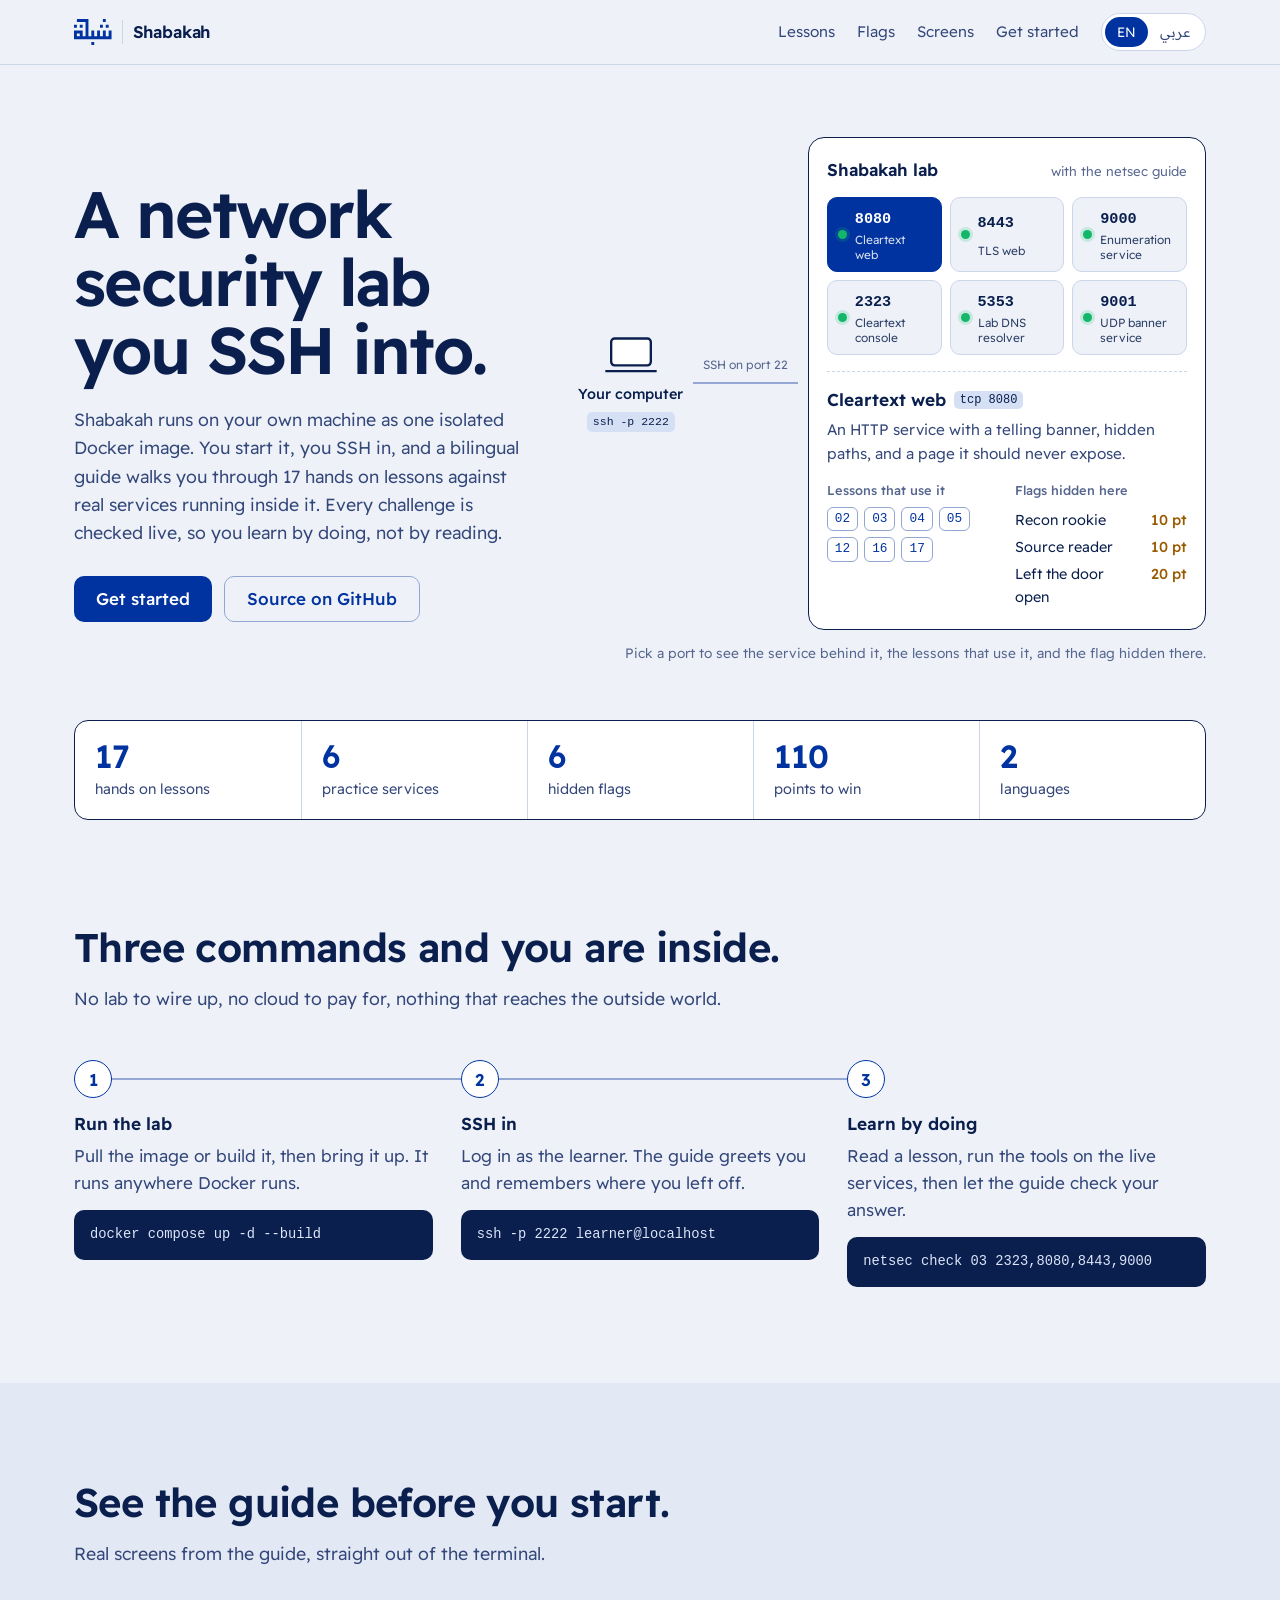
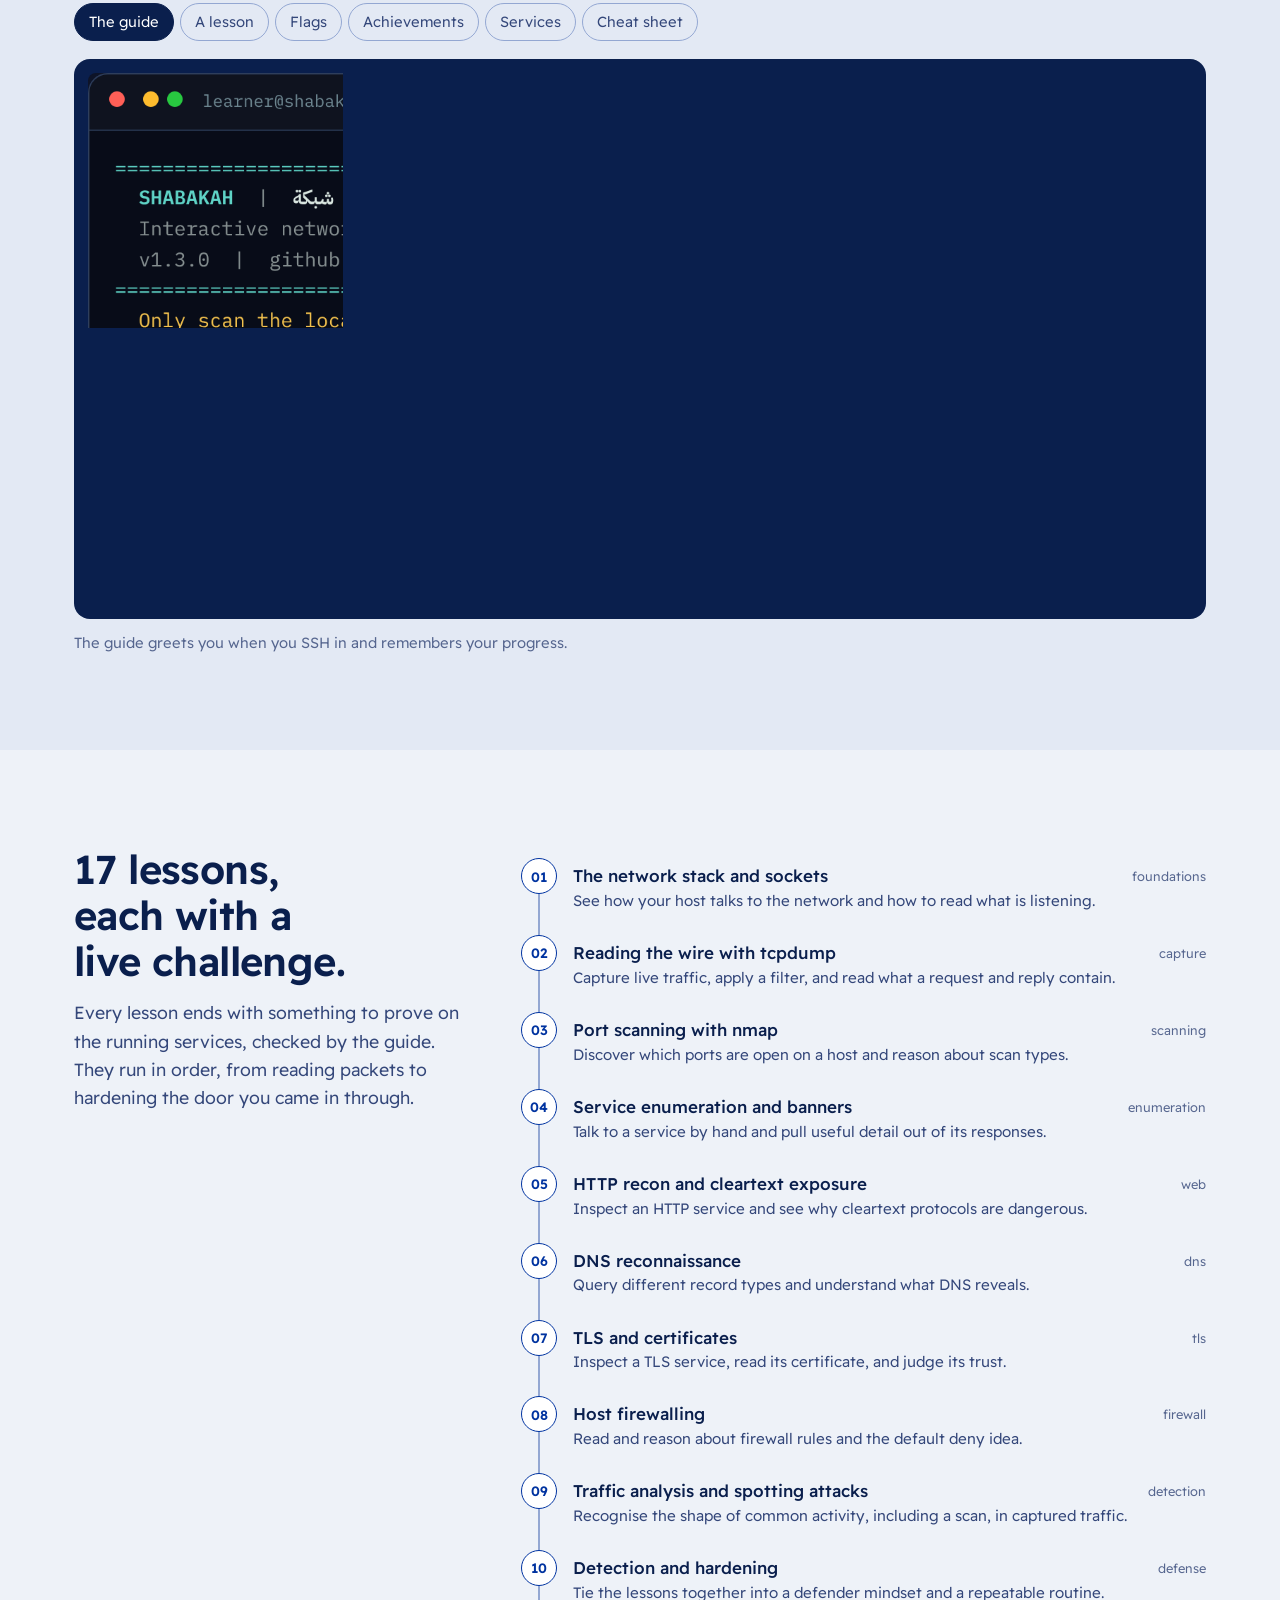
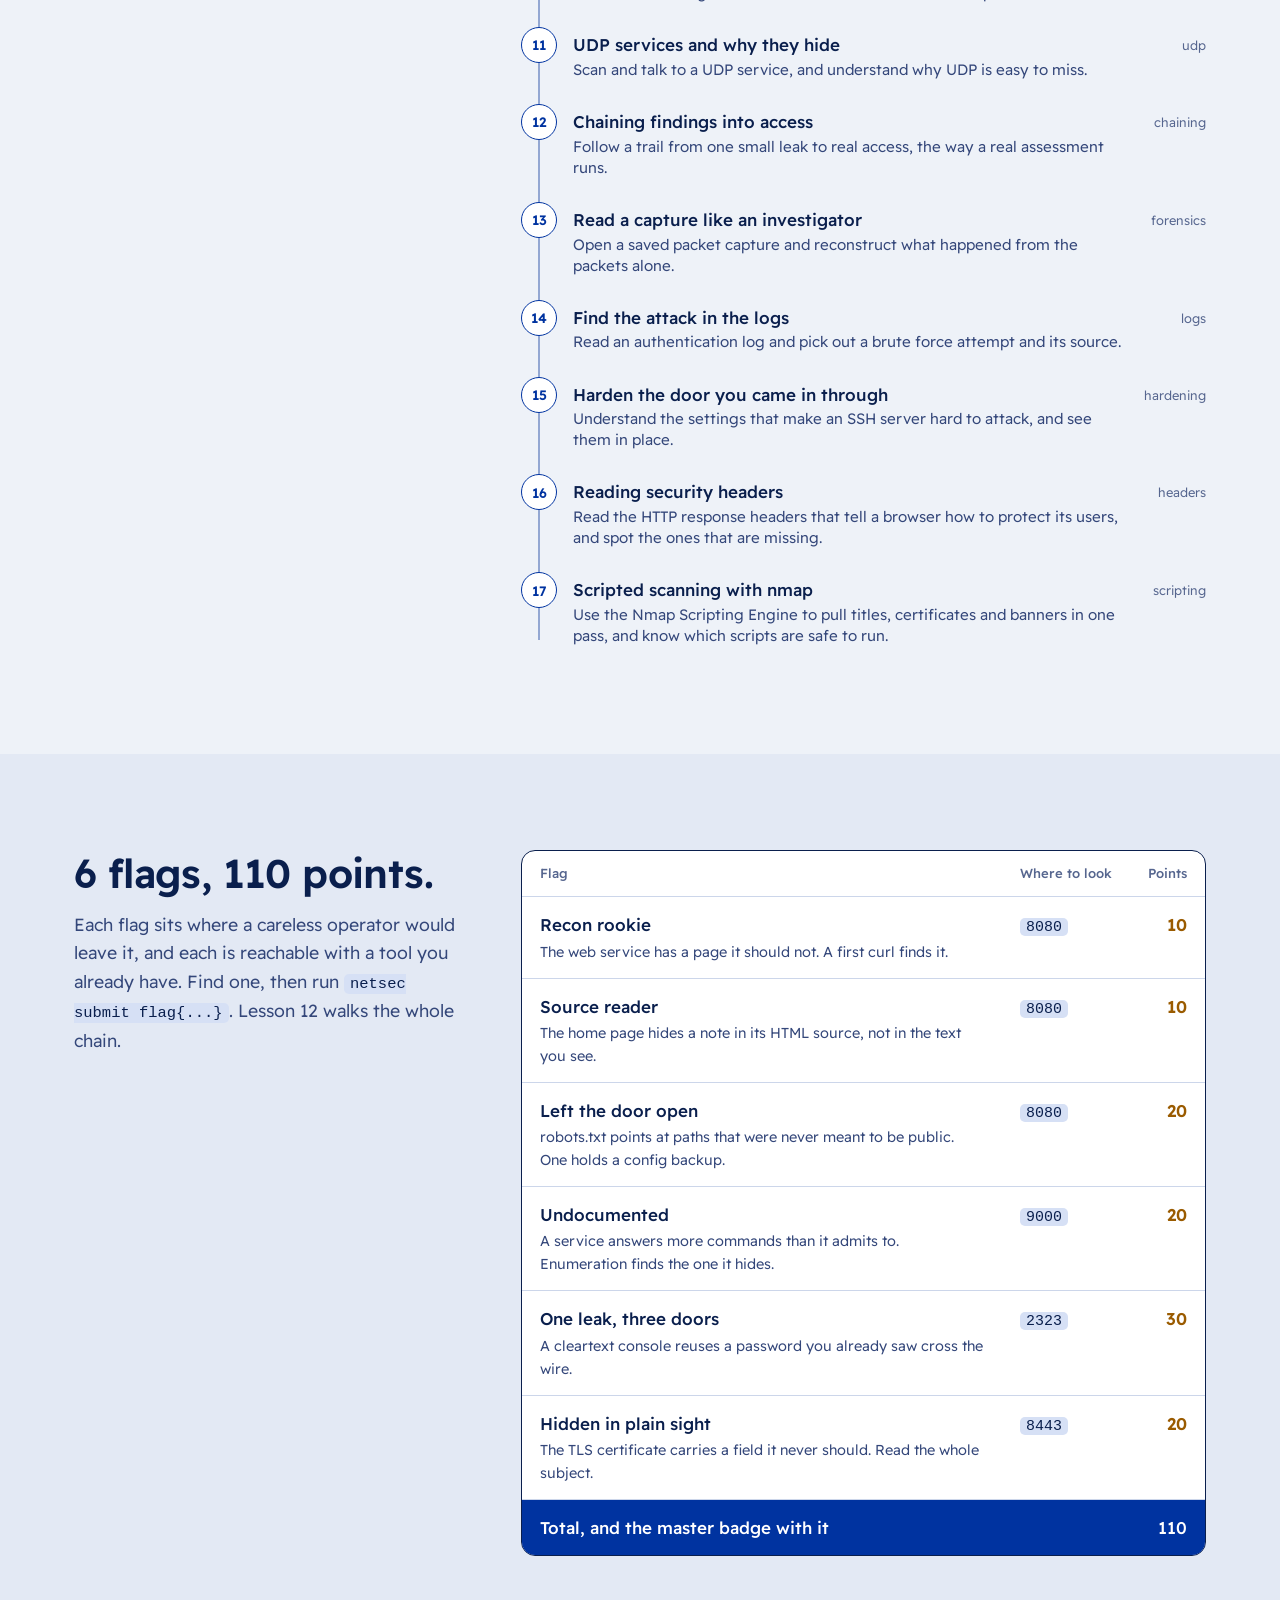
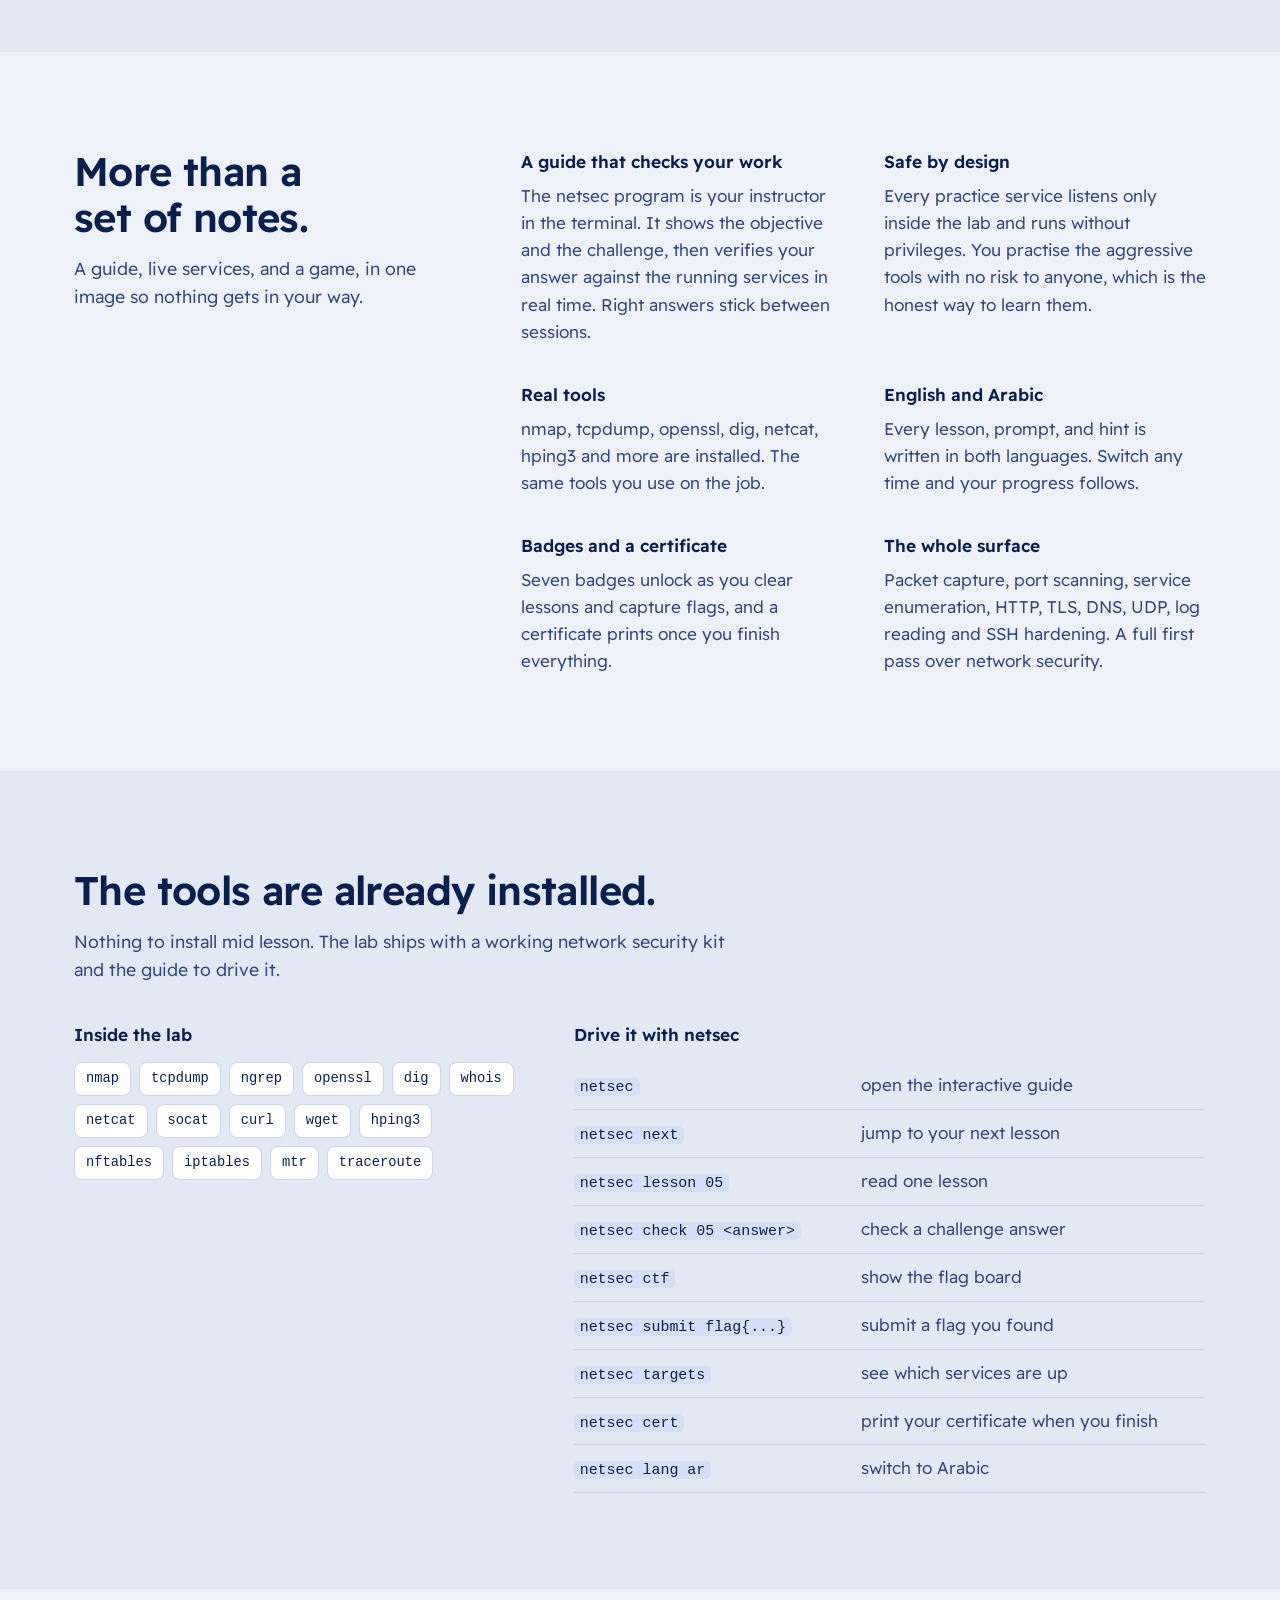
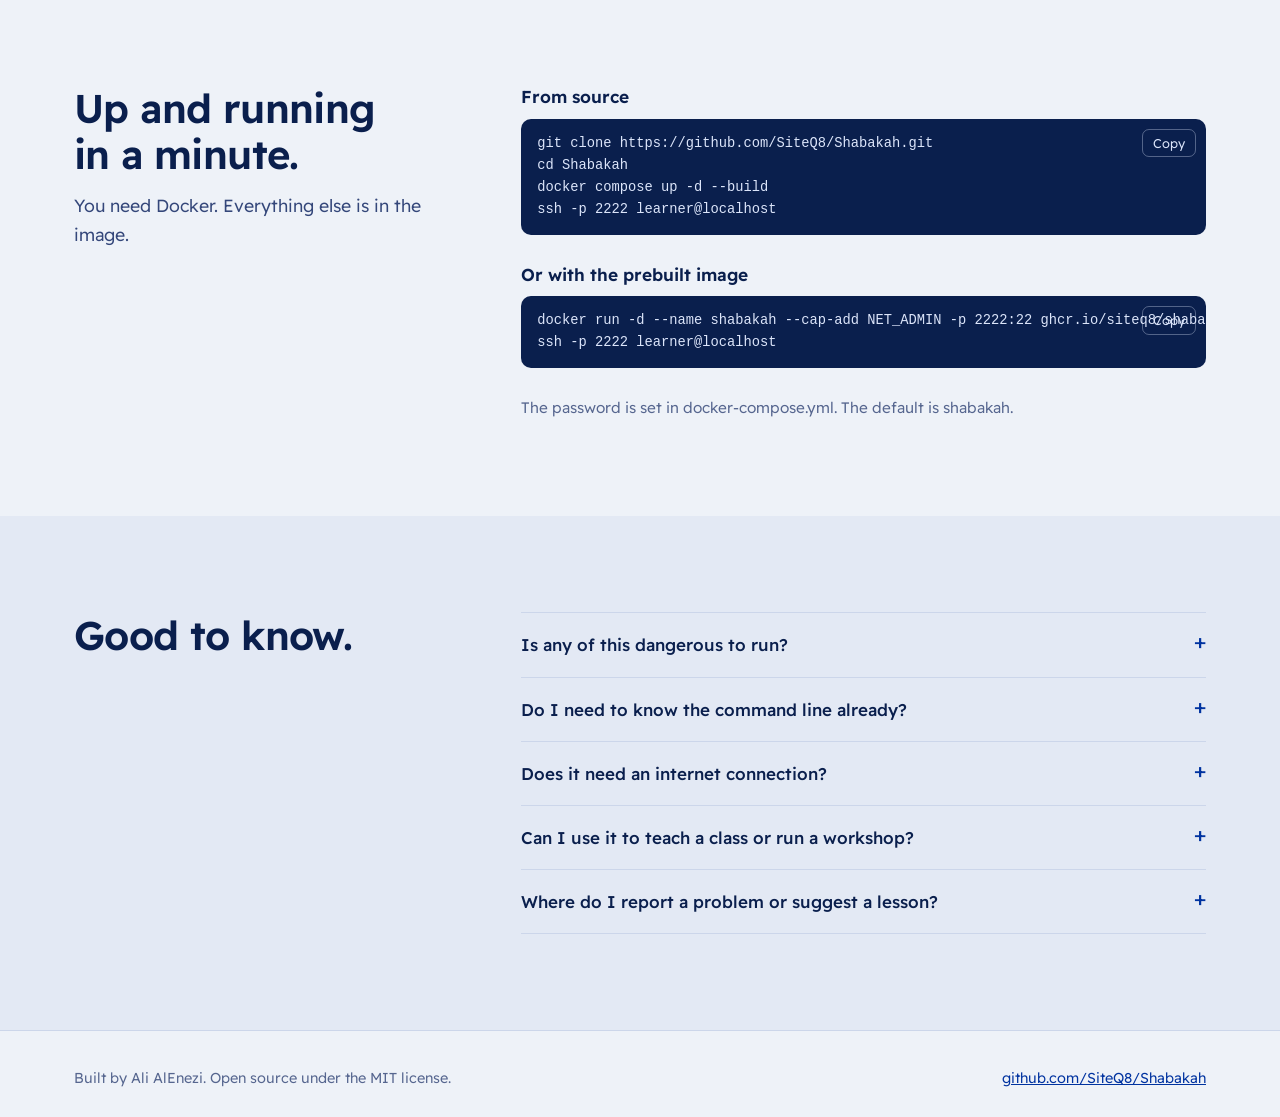
<file: docs/index.html>
<!doctype html>
<html lang="en" dir="ltr">
<head>
<meta charset="utf-8">
<meta name="viewport" content="width=device-width, initial-scale=1">
<title>Shabakah (شبكة): a network security lab you SSH into</title>
<meta name="description" content="Shabakah is an isolated Docker lab you SSH into to learn network security by doing: 17 hands on lessons, 6 live practice services, a 6 flag capture the flag hunt, achievements, and a guide that checks your answers. English and Arabic.">
<meta name="theme-color" content="#EEF2F8">
<meta property="og:type" content="website">
<meta property="og:title" content="Shabakah (شبكة): a network security lab you SSH into">
<meta property="og:description" content="17 lessons, 6 live practice services, a capture the flag hunt, and a guide that checks your work. English and Arabic.">
<meta property="og:url" content="https://shabakah.3li.info/">
<link rel="canonical" href="https://shabakah.3li.info/">
<link rel="alternate" hreflang="en" href="https://shabakah.3li.info/?lang=en">
<link rel="alternate" hreflang="ar" href="https://shabakah.3li.info/?lang=ar">
<link rel="alternate" hreflang="x-default" href="https://shabakah.3li.info/">
<meta property="og:image" content="https://shabakah.3li.info/og.png">
<meta property="og:image:width" content="1200">
<meta property="og:image:height" content="630">
<meta property="og:image:alt" content="Shabakah, a network security lab you SSH into">
<meta property="og:locale" content="en_US">
<meta property="og:locale:alternate" content="ar_AR">
<meta name="twitter:card" content="summary_large_image">
<meta name="twitter:title" content="Shabakah (شبكة): a network security lab you SSH into">
<meta name="twitter:description" content="17 lessons, 6 live practice services, a capture the flag hunt, and a guide that checks your work. English and Arabic.">
<meta name="twitter:image" content="https://shabakah.3li.info/og.png">
<script type="application/ld+json">
{"@context":"https://schema.org","@type":"SoftwareApplication","name":"Shabakah","alternateName":"شبكة",
"url":"https://shabakah.3li.info/","codeRepository":"https://github.com/SiteQ8/Shabakah",
"applicationCategory":"EducationalApplication","operatingSystem":"Linux, macOS, Windows (Docker)",
"softwareVersion":"1.3.0","license":"https://opensource.org/licenses/MIT","inLanguage":["en","ar"],
"offers":{"@type":"Offer","price":"0","priceCurrency":"USD"},
"author":{"@type":"Person","name":"Ali AlEnezi","url":"https://github.com/SiteQ8"}}
</script>
<link rel="icon" href="favicon.svg" type="image/svg+xml">
<link rel="preconnect" href="https://fonts.googleapis.com">
<link rel="preconnect" href="https://fonts.gstatic.com" crossorigin>
<link href="https://fonts.googleapis.com/css2?family=Readex+Pro:wght@300..700&display=swap" rel="stylesheet">
<style>
:root{
  --paper:#EEF2F8; --sheet:#FFFFFF; --tint:#E3E9F4;
  --ink:#0A1F4D; --ink-2:#34477A; --ink-3:#56668F;
  --blue:#0033A0; --blue-2:#1C4BC2; --blue-soft:#D6E0F5;
  --wire:#93A7D2; --rule:#CCD6EA;
  --led:#12B76A; --led-off:#B7C3DD; --amber:#9A5B00;
  --night:#0A1F4D; --night-ink:#DCE5FA;
  --ease-out:cubic-bezier(0.23, 1, 0.32, 1);
  --font:"Readex Pro", system-ui, sans-serif;
  --mono:ui-monospace, "SF Mono", Menlo, Consolas, monospace;
}
*{box-sizing:border-box}
html{scroll-behavior:smooth;-webkit-text-size-adjust:100%}
@media (prefers-reduced-motion:reduce){html{scroll-behavior:auto}}
body{margin:0;background:var(--paper);color:var(--ink);font-family:var(--font);font-size:17px;line-height:1.6;font-weight:350;-webkit-font-smoothing:antialiased}
main[lang="ar"]{line-height:1.9}
a{color:var(--blue)}
a:hover{color:var(--blue-2)}
:focus-visible{outline:2px solid var(--blue);outline-offset:3px;border-radius:4px}
code,pre{font-family:var(--mono);direction:ltr;unicode-bidi:isolate}
code{font-size:.88em;background:var(--blue-soft);color:var(--ink);padding:1px 6px;border-radius:5px}
pre{margin:0;background:var(--night);color:var(--night-ink);padding:14px 16px;border-radius:10px;overflow-x:auto;font-size:.86rem;line-height:1.6;text-align:left}
h1,h2,h3,h4{margin:0;font-weight:600;color:var(--ink);text-wrap:balance}
h2{font-size:clamp(1.75rem,1.2rem + 2vw,2.5rem);line-height:1.15;letter-spacing:-.015em}
main[lang="ar"] h2{letter-spacing:0;line-height:1.4}
h3{font-size:1.08rem;line-height:1.35}
p{margin:0}
.wrap{max-width:1180px;margin:0 auto;padding:0 24px}
section{padding:96px 0}
section.tint{background:var(--tint)}
.lead{font-size:1.1rem;color:var(--ink-2);max-width:60ch;margin-top:14px}
.muted{color:var(--ink-3);font-size:.95rem}

/* header */
header{position:sticky;top:0;z-index:10;background:rgba(238,242,248,.88);backdrop-filter:saturate(1.4) blur(10px);-webkit-backdrop-filter:saturate(1.4) blur(10px);border-bottom:1px solid var(--rule)}
.bar{display:flex;align-items:center;justify-content:space-between;gap:16px;height:64px}
.brand{display:flex;align-items:center;gap:10px;text-decoration:none;color:var(--ink)}
.brand svg{height:26px;width:auto;display:block}
.brand-rule{width:1px;height:24px;background:var(--rule)}
.brand b{font-weight:600;font-size:1.05rem;letter-spacing:-.01em}
nav{display:flex;align-items:center;gap:22px}
.navlink{color:var(--ink-2);text-decoration:none;font-size:.95rem}
.navlink:hover{color:var(--blue)}
.lang{display:flex;border:1px solid var(--rule);border-radius:999px;padding:3px;background:var(--sheet)}
.lang button{font:inherit;font-size:.85rem;border:0;background:none;color:var(--ink-2);padding:4px 12px;border-radius:999px;cursor:pointer}
.lang button[aria-pressed="true"]{background:var(--blue);color:#fff}

/* buttons */
.cta{display:flex;flex-wrap:wrap;gap:12px;margin-top:30px}
.btn{display:inline-flex;align-items:center;justify-content:center;min-height:46px;padding:0 22px;border-radius:10px;font-weight:500;text-decoration:none;transition:transform 160ms var(--ease-out),background-color 150ms ease}
.btn:active{transform:scale(.97)}
.btn-primary{background:var(--blue);color:#fff}
.btn-primary:hover{background:var(--blue-2);color:#fff}
.btn-quiet{color:var(--blue);border:1px solid var(--wire)}
.btn-quiet:hover{background:var(--sheet)}

/* hero */
.hero{padding:72px 0 8px}
.hero-grid{display:grid;grid-template-columns:minmax(0,5fr) minmax(0,7fr);gap:56px;align-items:center}
.hero h1{font-size:clamp(2.4rem,1.4rem + 4vw,4.1rem);line-height:1.04;letter-spacing:-.03em;font-weight:600}
main[lang="ar"] .hero h1{letter-spacing:0;line-height:1.3}
.hero .lead{margin-top:22px}

/* the lab map */
.map{margin:0}
.map-row{display:grid;grid-template-columns:auto minmax(48px,1fr) minmax(0,3.2fr);align-items:center}
.node-you{display:grid;justify-items:center;gap:6px;text-align:center}
.node-you svg{width:56px;height:42px}
.node-you svg rect,.node-you svg path{fill:var(--sheet);stroke:var(--ink);stroke-width:2}
.node-you b{font-size:.9rem;font-weight:500}
.node-you code{font-size:.72rem}
.wire{position:relative;height:2px;background:var(--wire);margin:0 10px}
.wire span{position:absolute;bottom:10px;left:50%;transform:translateX(-50%);white-space:nowrap;font-size:.75rem;color:var(--ink-3)}
.packet{position:absolute;top:-4px;left:0;width:10px;height:10px;border-radius:50%;background:var(--blue);opacity:0}
.js .packet{animation:packet 1100ms var(--ease-out) 300ms 2 both}
@keyframes packet{0%{left:0;opacity:0}15%{opacity:1}85%{opacity:1}100%{left:calc(100% - 10px);opacity:0}}
.box{background:var(--sheet);border:1.5px solid var(--ink);border-radius:16px;padding:18px}
.box-head{display:flex;align-items:baseline;justify-content:space-between;gap:10px;padding-bottom:14px}
.box-head b{font-weight:600}
.box-head span{font-size:.82rem;color:var(--ink-3)}
.ports{display:grid;grid-template-columns:repeat(3,minmax(0,1fr));gap:8px;direction:ltr}
.port{font:inherit;display:grid;grid-template-columns:auto 1fr;grid-template-rows:auto auto;column-gap:8px;align-items:center;text-align:left;background:var(--paper);border:1px solid var(--rule);border-radius:10px;padding:9px 10px;cursor:pointer;color:var(--ink);transition:border-color 150ms ease,background-color 150ms ease,transform 160ms var(--ease-out)}
.port:active{transform:scale(.97)}
.port:hover{border-color:var(--wire)}
.port[aria-selected="true"]{background:var(--blue);border-color:var(--blue);color:#fff}
.port .led{grid-row:1/3;width:9px;height:9px;border-radius:50%;background:var(--led);box-shadow:0 0 0 3px rgba(18,183,106,.18)}
.js .port .led{animation:led 260ms ease-out both;animation-delay:calc(1500ms + var(--i) * 90ms)}
@keyframes led{from{background:var(--led-off);box-shadow:none}to{background:var(--led)}}
.port .pn{font-family:var(--mono);font-weight:600;font-size:.95rem}
.port .pp{display:none}
.port .pname{grid-column:2;font-size:.74rem;line-height:1.3;opacity:.85}
main[lang="ar"] .port .pname{direction:rtl;text-align:left}
.pdetail{margin-top:16px;padding-top:16px;border-top:1px dashed var(--rule)}
.js .pdetail[hidden]{display:none}
.pdetail.swap{animation:swap 220ms var(--ease-out)}
@keyframes swap{from{opacity:0;transform:translateY(4px)}to{opacity:1;transform:none}}
.pdetail h3{display:flex;flex-wrap:wrap;align-items:center;gap:8px}
.pdetail h3 code{font-size:.75rem;font-weight:500}
.pdetail > p{color:var(--ink-2);font-size:.95rem;margin-top:6px}
.pmeta{display:grid;grid-template-columns:1fr 1fr;gap:16px;margin-top:14px}
.pmeta h4{font-size:.8rem;font-weight:500;color:var(--ink-3);margin-bottom:6px}
.lchips{display:flex;flex-wrap:wrap;gap:6px;direction:ltr;justify-content:flex-start}
main[lang="ar"] .lchips{justify-content:flex-end}
.lchips a{font-family:var(--mono);font-size:.8rem;text-decoration:none;border:1px solid var(--wire);border-radius:6px;padding:1px 7px}
.lchips a:hover{background:var(--blue);color:#fff;border-color:var(--blue)}
.pmeta ul{list-style:none;margin:0;padding:0;font-size:.9rem}
.pmeta li{display:flex;justify-content:space-between;gap:10px;padding:2px 0}
.pmeta li span{color:var(--amber);font-weight:500;white-space:nowrap}
.map figcaption{font-size:.85rem;color:var(--ink-3);margin-top:12px;text-align:end}

/* spec plate */
.plate{display:grid;grid-template-columns:repeat(5,1fr);margin-top:56px;border:1.5px solid var(--ink);border-radius:14px;background:var(--sheet);overflow:hidden}
.plate > div{padding:18px 20px;border-inline-start:1px solid var(--rule)}
.plate > div:first-child{border-inline-start:0}
.plate b{display:block;font-size:2rem;line-height:1.1;font-weight:600;color:var(--blue);font-variant-numeric:tabular-nums}
.plate span{font-size:.9rem;color:var(--ink-2)}

/* steps: a real sequence, joined by one wire */
.steps{list-style:none;margin:48px 0 0;padding:0;display:grid;grid-template-columns:repeat(3,minmax(0,1fr));gap:28px;counter-reset:step;position:relative}
.steps li{counter-increment:step;position:relative;padding-top:52px}
.steps li::before{content:counter(step);position:absolute;top:0;inset-inline-start:0;width:36px;height:36px;border-radius:50%;display:grid;place-items:center;background:var(--sheet);border:1.5px solid var(--blue);color:var(--blue);font-weight:600;z-index:1}
.steps li::after{content:"";position:absolute;top:18px;inset-inline-start:36px;inset-inline-end:-28px;height:1.5px;background:var(--wire)}
.steps li:last-child::after{display:none}
.steps p{color:var(--ink-2);margin:6px 0 14px}

/* screens */
.shots{margin-top:36px}
.shot-tabs{display:flex;flex-wrap:wrap;gap:6px}
.shot-tabs button{font:inherit;font-size:.92rem;border:1px solid var(--wire);background:transparent;color:var(--ink-2);padding:6px 14px;border-radius:999px;cursor:pointer;transition:transform 160ms var(--ease-out),background-color 150ms ease}
.shot-tabs button:active{transform:scale(.97)}
.shot-tabs button[aria-selected="true"]{background:var(--ink);border-color:var(--ink);color:#fff}
.shot-stage{margin-top:18px;background:var(--night);border-radius:16px;padding:14px;max-height:560px;overflow:auto}
.shot-stage img{display:block;width:100%;height:auto;border-radius:8px;transition:opacity 200ms ease}
.shot-cap{margin-top:12px;color:var(--ink-3);font-size:.92rem}

/* split sections */
.split{display:grid;grid-template-columns:minmax(0,4fr) minmax(0,7fr);gap:56px;align-items:start}
.split-head{position:sticky;top:96px}

/* lessons as a route */
.lessons{position:relative}
.lessons::before{content:"";position:absolute;top:18px;bottom:18px;inset-inline-start:17px;width:1.5px;background:var(--wire)}
.lrow{position:relative;display:grid;grid-template-columns:36px minmax(0,1fr) auto;gap:16px;align-items:start;padding:12px 0;scroll-margin-top:90px}
.lrow .lid{width:36px;height:36px;border-radius:50%;display:grid;place-items:center;background:var(--sheet);border:1.5px solid var(--blue);color:var(--blue);font-weight:600;font-size:.85rem;font-variant-numeric:tabular-nums;z-index:1}
.lrow .lt{font-weight:500;line-height:1.4;padding-top:6px}
.lrow .ld{display:block;font-weight:350;color:var(--ink-2);font-size:.94rem;margin-top:2px}
.lrow .lmeta{font-size:.8rem;color:var(--ink-3);padding-top:8px;white-space:nowrap}
.lrow:target .lid{background:var(--blue);color:#fff}

/* scoreboard */
.board{width:100%;border-collapse:separate;border-spacing:0;background:var(--sheet);border:1.5px solid var(--ink);border-radius:14px;overflow:hidden}
.board th{white-space:nowrap;font-size:.82rem;font-weight:500;color:var(--ink-3);text-align:start;padding:12px 18px;border-bottom:1px solid var(--rule)}
.board td{padding:14px 18px;border-bottom:1px solid var(--rule);vertical-align:top}
.board td b{display:block;font-weight:500}
.board td span{display:block;color:var(--ink-2);font-size:.9rem;margin-top:2px}
.board .num{text-align:end;font-weight:600;color:var(--amber);white-space:nowrap;font-variant-numeric:tabular-nums}
.board th:last-child{text-align:end}
.board .total td{border-bottom:0;background:var(--blue);color:#fff;font-weight:500}
.board .total .num{color:#fff}

/* features */
.feats{margin:0;display:grid;grid-template-columns:1fr 1fr;gap:36px 40px}
.feats dt{font-weight:600;font-size:1.08rem}
.feats dd{margin:6px 0 0;color:var(--ink-2)}

/* tools */
.tools{display:grid;grid-template-columns:minmax(0,5fr) minmax(0,7fr);gap:48px;margin-top:40px}
.tools h3{margin-bottom:16px}
.toollist{list-style:none;margin:0;padding:0;display:flex;flex-wrap:wrap;gap:8px;direction:ltr}
main[lang="ar"] .toollist{justify-content:flex-end}
.toollist li{font-family:var(--mono);font-size:.86rem;background:var(--sheet);border:1px solid var(--rule);border-radius:8px;padding:5px 11px}
.cmds{width:100%;border-collapse:collapse}
.cmds td{padding:9px 0;border-bottom:1px solid var(--rule);vertical-align:top}
.cmds td:first-child{padding-inline-end:20px;white-space:nowrap}
.cmds td:last-child{color:var(--ink-2)}

/* start */
.starts h3{margin:0 0 10px}
.starts h3 + .copywrap{margin-bottom:28px}
.copywrap{position:relative}
.copybtn{position:absolute;top:10px;right:10px;font:inherit;font-size:.8rem;border:1px solid rgba(220,229,250,.35);background:transparent;color:var(--night-ink);border-radius:7px;padding:3px 10px;cursor:pointer;transition:transform 160ms var(--ease-out)}
.copybtn:active{transform:scale(.97)}
.copywrap pre{padding-right:76px}

/* faq */
.faq details{border-bottom:1px solid var(--rule)}
.faq details:first-child{border-top:1px solid var(--rule)}
.faq summary{cursor:pointer;list-style:none;padding:18px 0;font-weight:500;display:flex;justify-content:space-between;gap:16px}
.faq summary::-webkit-details-marker{display:none}
.faq summary::after{content:"+";color:var(--blue);font-weight:400;font-size:1.3rem;line-height:1;transition:transform 200ms var(--ease-out)}
.faq details[open] summary::after{transform:rotate(45deg)}
.faq details p{padding:0 0 20px;color:var(--ink-2);max-width:62ch}

footer{padding:36px 0;border-top:1px solid var(--rule)}
.foot{display:flex;flex-wrap:wrap;justify-content:space-between;gap:12px;font-size:.9rem;color:var(--ink-3)}

/* tablet */
@media (max-width:980px){
  .hero-grid,.split,.tools{grid-template-columns:minmax(0,1fr);gap:40px}
  .split-head{position:static}
  .plate{grid-template-columns:repeat(3,1fr)}
  .plate > div:nth-child(4){border-inline-start:0}
  .plate > div:nth-child(n+4){border-top:1px solid var(--rule)}
}
/* phone */
@media (max-width:640px){
  body{font-size:16px}
  section{padding:64px 0}
  .wrap{padding:0 16px}
  .hero{padding:40px 0 40px}
  nav .navlink{display:none}
  .map-row{grid-template-columns:1fr;justify-items:center}
  .wire{width:2px;height:56px;margin:8px 0}
  .wire span{bottom:auto;top:50%;left:14px;transform:translateY(-50%)}
  main[lang="ar"] .wire span{left:auto;right:14px}
  .js .packet{animation-name:packet-v;left:-4px}
  @keyframes packet-v{0%{top:0;opacity:0}15%{opacity:1}85%{opacity:1}100%{top:calc(100% - 10px);opacity:0}}
  .box{width:100%}
  .ports{grid-template-columns:repeat(2,minmax(0,1fr))}
  .pmeta{grid-template-columns:1fr}
  .plate{grid-template-columns:repeat(2,1fr)}
  .plate > div{border-inline-start:0;border-top:1px solid var(--rule)}
  .plate > div:nth-child(2n){border-inline-start:1px solid var(--rule)}
  .plate > div:nth-child(-n+2){border-top:0}
  .plate > div:last-child{grid-column:1/-1}
  .steps{grid-template-columns:minmax(0,1fr);gap:8px}
  .steps li{padding-top:0;padding-inline-start:54px;padding-bottom:24px}
  .steps li::after{top:36px;bottom:0;inset-inline-start:17px;inset-inline-end:auto;width:1.5px;height:auto}
  .steps li:last-child::after{display:none}
  .feats{grid-template-columns:1fr;gap:24px}
  .lrow{grid-template-columns:36px minmax(0,1fr)}
  .lrow .lmeta{grid-column:2;padding-top:0}
  .board th:nth-child(2),.board td:nth-child(2){display:none}
  .board td,.board th{padding:12px 14px}
  .cmds td:first-child{white-space:normal}
}
@media (prefers-reduced-motion:reduce){
  .js .packet,.js .port .led,.pdetail.swap{animation:none}
  .packet{opacity:0}
  *{transition-duration:0ms !important}
}
</style>
<script>document.documentElement.classList.add('js');</script>
</head>
<body>
<header><div class="wrap bar">
  <a class="brand" href="#" aria-label="Shabakah">
    <svg xmlns="http://www.w3.org/2000/svg" viewBox="0 0 130 90" aria-hidden="true"><path fill="#0033A0" d="M10 0h40v10h-40zM100 0h10v10h-10zM40 10h10v10h-10zM0 20h10v10h-10zM20 20h10v10h-10zM40 20h10v10h-10zM90 20h10v10h-10zM110 20h10v10h-10zM40 30h10v10h-10zM0 40h30v10h-30zM40 40h10v10h-10zM60 40h10v10h-10zM80 40h10v10h-10zM100 40h10v10h-10zM120 40h10v10h-10zM0 50h10v10h-10zM20 50h10v10h-10zM40 50h10v10h-10zM60 50h10v10h-10zM80 50h10v10h-10zM100 50h10v10h-10zM120 50h10v10h-10zM0 60h130v10h-130zM60 80h10v10h-10z"/></svg><i class="brand-rule"></i><b>Shabakah</b>
  </a>
  <nav>
    <a class="navlink" href="#lessons" data-nav="lessons" data-en="Lessons" data-ar="الدروس">Lessons</a>
    <a class="navlink" href="#ctf" data-nav="ctf" data-en="Flags" data-ar="التحديات">Flags</a>
    <a class="navlink" href="#screens" data-nav="screens" data-en="Screens" data-ar="معاينة">Screens</a>
    <a class="navlink" href="#start" data-nav="start" data-en="Get started" data-ar="ابدأ">Get started</a>
    <div class="lang" role="group" aria-label="Language"><button type="button" data-lang="en" aria-pressed="true">EN</button><button type="button" data-lang="ar" aria-pressed="false">عربي</button></div>
  </nav>
</div></header>

<main lang="en" dir="ltr">

<section class="hero"><div class="wrap hero-grid">
  <div class="hero-copy">
    <h1>A network security lab you SSH into.</h1>
    <p class="lead">Shabakah runs on your own machine as one isolated Docker image. You start it, you SSH in, and a bilingual guide walks you through <!--n:lessons-->17<!--/n--> hands on lessons against real services running inside it. Every challenge is checked live, so you learn by doing, not by reading.</p>
    <div class="cta"><a class="btn btn-primary" href="#start">Get started</a><a class="btn btn-quiet" href="https://github.com/SiteQ8/Shabakah">Source on GitHub</a></div>
  </div>
  <figure class="map" data-map>
  <div class="map-row">
    <div class="node-you"><svg viewBox="0 0 48 36" aria-hidden="true"><rect x="7" y="3" width="34" height="23" rx="3"/><path d="M2 31h44"/></svg><b>Your computer</b><code>ssh -p 2222</code></div>
    <div class="wire" aria-hidden="true"><span>SSH on port 22</span><i class="packet"></i></div>
    <div class="box">
      <div class="box-head"><b>Shabakah lab</b><span>with the netsec guide</span></div>
      <div class="ports" role="tablist" aria-label="Practice services">
        <button type="button" class="port" role="tab" id="t-8080" aria-controls="p-8080" aria-selected="true" style="--i:0"><i class="led"></i><span class="pn">8080</span><span class="pp">tcp</span><span class="pname">Cleartext web</span></button>
        <button type="button" class="port" role="tab" id="t-8443" aria-controls="p-8443" aria-selected="false" style="--i:1"><i class="led"></i><span class="pn">8443</span><span class="pp">tcp</span><span class="pname">TLS web</span></button>
        <button type="button" class="port" role="tab" id="t-9000" aria-controls="p-9000" aria-selected="false" style="--i:2"><i class="led"></i><span class="pn">9000</span><span class="pp">tcp</span><span class="pname">Enumeration service</span></button>
        <button type="button" class="port" role="tab" id="t-2323" aria-controls="p-2323" aria-selected="false" style="--i:3"><i class="led"></i><span class="pn">2323</span><span class="pp">tcp</span><span class="pname">Cleartext console</span></button>
        <button type="button" class="port" role="tab" id="t-5353" aria-controls="p-5353" aria-selected="false" style="--i:4"><i class="led"></i><span class="pn">5353</span><span class="pp">udp</span><span class="pname">Lab DNS resolver</span></button>
        <button type="button" class="port" role="tab" id="t-9001" aria-controls="p-9001" aria-selected="false" style="--i:5"><i class="led"></i><span class="pn">9001</span><span class="pp">udp</span><span class="pname">UDP banner service</span></button>
      </div>
      <div class="pdetail" role="tabpanel" id="p-8080" aria-labelledby="t-8080"><h3>Cleartext web <code>tcp 8080</code></h3><p>An HTTP service with a telling banner, hidden paths, and a page it should never expose.</p><div class="pmeta"><div><h4>Lessons that use it</h4><div class="lchips"><a href="#l-02">02</a><a href="#l-03">03</a><a href="#l-04">04</a><a href="#l-05">05</a><a href="#l-12">12</a><a href="#l-16">16</a><a href="#l-17">17</a></div></div><div><h4>Flags hidden here</h4><ul><li>Recon rookie<span>10 pt</span></li><li>Source reader<span>10 pt</span></li><li>Left the door open<span>20 pt</span></li></ul></div></div></div>
      <div class="pdetail" role="tabpanel" id="p-8443" aria-labelledby="t-8443"><h3>TLS web <code>tcp 8443</code></h3><p>The same service over TLS, with a self signed certificate to inspect and reason about.</p><div class="pmeta"><div><h4>Lessons that use it</h4><div class="lchips"><a href="#l-02">02</a><a href="#l-03">03</a><a href="#l-07">07</a><a href="#l-16">16</a><a href="#l-17">17</a></div></div><div><h4>Flags hidden here</h4><ul><li>Hidden in plain sight<span>20 pt</span></li></ul></div></div></div>
      <div class="pdetail" role="tabpanel" id="p-9000" aria-labelledby="t-9000"><h3>Enumeration service <code>tcp 9000</code></h3><p>A raw TCP service with a chatty banner and an undocumented command to uncover.</p><div class="pmeta"><div><h4>Lessons that use it</h4><div class="lchips"><a href="#l-03">03</a><a href="#l-04">04</a><a href="#l-09">09</a><a href="#l-17">17</a></div></div><div><h4>Flags hidden here</h4><ul><li>Undocumented<span>20 pt</span></li></ul></div></div></div>
      <div class="pdetail" role="tabpanel" id="p-2323" aria-labelledby="t-2323"><h3>Cleartext console <code>tcp 2323</code></h3><p>A forgotten admin console that reuses a password, the kind that turns one leak into three.</p><div class="pmeta"><div><h4>Lessons that use it</h4><div class="lchips"><a href="#l-03">03</a><a href="#l-12">12</a><a href="#l-17">17</a></div></div><div><h4>Flags hidden here</h4><ul><li>One leak, three doors<span>30 pt</span></li></ul></div></div></div>
      <div class="pdetail" role="tabpanel" id="p-5353" aria-labelledby="t-5353"><h3>Lab DNS resolver <code>udp 5353</code></h3><p>An offline resolver for the shabakah.lab zone, with A, MX, and TXT records to query.</p><div class="pmeta"><div><h4>Lessons that use it</h4><div class="lchips"><a href="#l-06">06</a></div></div><div><h4>Flags hidden here</h4><p class="muted">No flag here, but lessons depend on it</p></div></div></div>
      <div class="pdetail" role="tabpanel" id="p-9001" aria-labelledby="t-9001"><h3>UDP banner service <code>udp 9001</code></h3><p>A UDP service that stays silent until you speak its protocol, which is the point.</p><div class="pmeta"><div><h4>Lessons that use it</h4><div class="lchips"><a href="#l-09">09</a><a href="#l-11">11</a></div></div><div><h4>Flags hidden here</h4><p class="muted">No flag here, but lessons depend on it</p></div></div></div>
    </div>
  </div>
  <figcaption>Pick a port to see the service behind it, the lessons that use it, and the flag hidden there.</figcaption>
</figure>
</div>
<div class="wrap"><div class="plate"><div><b><!--n:lessons-->17<!--/n--></b><span>hands on lessons</span></div><div><b><!--n:targets-->6<!--/n--></b><span>practice services</span></div><div><b><!--n:flags-->6<!--/n--></b><span>hidden flags</span></div><div><b><!--n:points-->110<!--/n--></b><span>points to win</span></div><div><b>2</b><span>languages</span></div></div></div>
</section>

<section id="how"><div class="wrap">
  <h2>Three commands and you are inside.</h2>
  <p class="lead">No lab to wire up, no cloud to pay for, nothing that reaches the outside world.</p>
  <ol class="steps"><li><h3>Run the lab</h3><p>Pull the image or build it, then bring it up. It runs anywhere Docker runs.</p><pre>docker compose up -d --build</pre></li><li><h3>SSH in</h3><p>Log in as the learner. The guide greets you and remembers where you left off.</p><pre>ssh -p 2222 learner@localhost</pre></li><li><h3>Learn by doing</h3><p>Read a lesson, run the tools on the live services, then let the guide check your answer.</p><pre>netsec check 03 2323,8080,8443,9000</pre></li></ol>
</div></section>

<section class="tint" id="screens"><div class="wrap">
  <h2>See the guide before you start.</h2>
  <p class="lead">Real screens from the guide, straight out of the terminal.</p>
  <div class="shots">
    <div class="shot-tabs" role="tablist"><button type="button" role="tab" aria-selected="true" data-shot="menu">The guide</button><button type="button" role="tab" aria-selected="false" data-shot="lesson">A lesson</button><button type="button" role="tab" aria-selected="false" data-shot="ctf">Flags</button><button type="button" role="tab" aria-selected="false" data-shot="achievements">Achievements</button><button type="button" role="tab" aria-selected="false" data-shot="targets">Services</button><button type="button" role="tab" aria-selected="false" data-shot="cheat">Cheat sheet</button></div>
    <div class="shot-stage"><img src="screenshots/menu.png" width="1564" height="1100" alt="The Shabakah guide as seen after logging in"></div>
    <p class="shot-cap">The guide greets you when you SSH in and remembers your progress.</p>
  </div>
</div></section>

<section id="lessons"><div class="wrap split">
  <div class="split-head">
    <h2><!--n:lessons-->17<!--/n--> lessons, each with a live challenge.</h2>
    <p class="lead">Every lesson ends with something to prove on the running services, checked by the guide. They run in order, from reading packets to hardening the door you came in through.</p>
  </div>
  <div class="lessons"><!--lessons:en-->
    <div class="lrow" id="l-01"><span class="lid">01</span><span class="lt">The network stack and sockets<span class="ld">See how your host talks to the network and how to read what is listening.</span></span><span class="lmeta">foundations</span></div>
    <div class="lrow" id="l-02"><span class="lid">02</span><span class="lt">Reading the wire with tcpdump<span class="ld">Capture live traffic, apply a filter, and read what a request and reply contain.</span></span><span class="lmeta">capture</span></div>
    <div class="lrow" id="l-03"><span class="lid">03</span><span class="lt">Port scanning with nmap<span class="ld">Discover which ports are open on a host and reason about scan types.</span></span><span class="lmeta">scanning</span></div>
    <div class="lrow" id="l-04"><span class="lid">04</span><span class="lt">Service enumeration and banners<span class="ld">Talk to a service by hand and pull useful detail out of its responses.</span></span><span class="lmeta">enumeration</span></div>
    <div class="lrow" id="l-05"><span class="lid">05</span><span class="lt">HTTP recon and cleartext exposure<span class="ld">Inspect an HTTP service and see why cleartext protocols are dangerous.</span></span><span class="lmeta">web</span></div>
    <div class="lrow" id="l-06"><span class="lid">06</span><span class="lt">DNS reconnaissance<span class="ld">Query different record types and understand what DNS reveals.</span></span><span class="lmeta">dns</span></div>
    <div class="lrow" id="l-07"><span class="lid">07</span><span class="lt">TLS and certificates<span class="ld">Inspect a TLS service, read its certificate, and judge its trust.</span></span><span class="lmeta">tls</span></div>
    <div class="lrow" id="l-08"><span class="lid">08</span><span class="lt">Host firewalling<span class="ld">Read and reason about firewall rules and the default deny idea.</span></span><span class="lmeta">firewall</span></div>
    <div class="lrow" id="l-09"><span class="lid">09</span><span class="lt">Traffic analysis and spotting attacks<span class="ld">Recognise the shape of common activity, including a scan, in captured traffic.</span></span><span class="lmeta">detection</span></div>
    <div class="lrow" id="l-10"><span class="lid">10</span><span class="lt">Detection and hardening<span class="ld">Tie the lessons together into a defender mindset and a repeatable routine.</span></span><span class="lmeta">defense</span></div>
    <div class="lrow" id="l-11"><span class="lid">11</span><span class="lt">UDP services and why they hide<span class="ld">Scan and talk to a UDP service, and understand why UDP is easy to miss.</span></span><span class="lmeta">udp</span></div>
    <div class="lrow" id="l-12"><span class="lid">12</span><span class="lt">Chaining findings into access<span class="ld">Follow a trail from one small leak to real access, the way a real assessment runs.</span></span><span class="lmeta">chaining</span></div>
    <div class="lrow" id="l-13"><span class="lid">13</span><span class="lt">Read a capture like an investigator<span class="ld">Open a saved packet capture and reconstruct what happened from the packets alone.</span></span><span class="lmeta">forensics</span></div>
    <div class="lrow" id="l-14"><span class="lid">14</span><span class="lt">Find the attack in the logs<span class="ld">Read an authentication log and pick out a brute force attempt and its source.</span></span><span class="lmeta">logs</span></div>
    <div class="lrow" id="l-15"><span class="lid">15</span><span class="lt">Harden the door you came in through<span class="ld">Understand the settings that make an SSH server hard to attack, and see them in place.</span></span><span class="lmeta">hardening</span></div>
    <div class="lrow" id="l-16"><span class="lid">16</span><span class="lt">Reading security headers<span class="ld">Read the HTTP response headers that tell a browser how to protect its users, and spot the ones that are missing.</span></span><span class="lmeta">headers</span></div>
    <div class="lrow" id="l-17"><span class="lid">17</span><span class="lt">Scripted scanning with nmap<span class="ld">Use the Nmap Scripting Engine to pull titles, certificates and banners in one pass, and know which scripts are safe to run.</span></span><span class="lmeta">scripting</span></div>
    <!--/lessons-->
  </div>
</div></section>

<section class="tint" id="ctf"><div class="wrap split">
  <div class="split-head">
    <h2><!--n:flags-->6<!--/n--> flags, <!--n:points-->110<!--/n--> points.</h2>
    <p class="lead">Each flag sits where a careless operator would leave it, and each is reachable with a tool you already have. Find one, then run <code>netsec submit flag{...}</code>. Lesson 12 walks the whole chain.</p>
  </div>
  <div><table class="board"><thead><tr><th>Flag</th><th>Where to look</th><th>Points</th></tr></thead><tbody><tr><td><b>Recon rookie</b><span>The web service has a page it should not. A first curl finds it.</span></td><td><code>8080</code></td><td class="num">10</td></tr><tr><td><b>Source reader</b><span>The home page hides a note in its HTML source, not in the text you see.</span></td><td><code>8080</code></td><td class="num">10</td></tr><tr><td><b>Left the door open</b><span>robots.txt points at paths that were never meant to be public. One holds a config backup.</span></td><td><code>8080</code></td><td class="num">20</td></tr><tr><td><b>Undocumented</b><span>A service answers more commands than it admits to. Enumeration finds the one it hides.</span></td><td><code>9000</code></td><td class="num">20</td></tr><tr><td><b>One leak, three doors</b><span>A cleartext console reuses a password you already saw cross the wire.</span></td><td><code>2323</code></td><td class="num">30</td></tr><tr><td><b>Hidden in plain sight</b><span>The TLS certificate carries a field it never should. Read the whole subject.</span></td><td><code>8443</code></td><td class="num">20</td></tr><tr class="total"><td colspan="2">Total, and the master badge with it</td><td class="num"><!--n:points-->110<!--/n--></td></tr></tbody></table></div>
</div></section>

<section id="features"><div class="wrap split">
  <div class="split-head">
    <h2>More than a set of notes.</h2>
    <p class="lead">A guide, live services, and a game, in one image so nothing gets in your way.</p>
  </div>
  <dl class="feats"><div><dt>A guide that checks your work</dt><dd>The netsec program is your instructor in the terminal. It shows the objective and the challenge, then verifies your answer against the running services in real time. Right answers stick between sessions.</dd></div><div><dt>Safe by design</dt><dd>Every practice service listens only inside the lab and runs without privileges. You practise the aggressive tools with no risk to anyone, which is the honest way to learn them.</dd></div><div><dt>Real tools</dt><dd>nmap, tcpdump, openssl, dig, netcat, hping3 and more are installed. The same tools you use on the job.</dd></div><div><dt>English and Arabic</dt><dd>Every lesson, prompt, and hint is written in both languages. Switch any time and your progress follows.</dd></div><div><dt>Badges and a certificate</dt><dd>Seven badges unlock as you clear lessons and capture flags, and a certificate prints once you finish everything.</dd></div><div><dt>The whole surface</dt><dd>Packet capture, port scanning, service enumeration, HTTP, TLS, DNS, UDP, log reading and SSH hardening. A full first pass over network security.</dd></div></dl>
</div></section>

<section class="tint" id="tools"><div class="wrap">
  <h2>The tools are already installed.</h2>
  <p class="lead">Nothing to install mid lesson. The lab ships with a working network security kit and the guide to drive it.</p>
  <div class="tools"><div><h3>Inside the lab</h3><ul class="toollist"><li>nmap</li><li>tcpdump</li><li>ngrep</li><li>openssl</li><li>dig</li><li>whois</li><li>netcat</li><li>socat</li><li>curl</li><li>wget</li><li>hping3</li><li>nftables</li><li>iptables</li><li>mtr</li><li>traceroute</li></ul></div><div><h3>Drive it with netsec</h3><table class="cmds"><tr><td><code>netsec</code></td><td>open the interactive guide</td></tr><tr><td><code>netsec next</code></td><td>jump to your next lesson</td></tr><tr><td><code>netsec lesson 05</code></td><td>read one lesson</td></tr><tr><td><code>netsec check 05 &lt;answer&gt;</code></td><td>check a challenge answer</td></tr><tr><td><code>netsec ctf</code></td><td>show the flag board</td></tr><tr><td><code>netsec submit flag{...}</code></td><td>submit a flag you found</td></tr><tr><td><code>netsec targets</code></td><td>see which services are up</td></tr><tr><td><code>netsec cert</code></td><td>print your certificate when you finish</td></tr><tr><td><code>netsec lang ar</code></td><td>switch to Arabic</td></tr></table></div></div>
</div></section>

<section id="start"><div class="wrap split">
  <div class="split-head">
    <h2>Up and running in a minute.</h2>
    <p class="lead">You need Docker. Everything else is in the image.</p>
  </div>
  <div class="starts">
    <h3>From source</h3>
    <div class="copywrap"><button type="button" class="copybtn" data-copy="qs-en">Copy</button><pre id="qs-en">git clone https://github.com/SiteQ8/Shabakah.git
cd Shabakah
docker compose up -d --build
ssh -p 2222 learner@localhost</pre></div>
    <h3>Or with the prebuilt image</h3>
    <div class="copywrap"><button type="button" class="copybtn" data-copy="qs-en2">Copy</button><pre id="qs-en2">docker run -d --name shabakah --cap-add NET_ADMIN -p 2222:22 ghcr.io/siteq8/shabakah:latest
ssh -p 2222 learner@localhost</pre></div>
    <p class="muted">The password is set in docker-compose.yml. The default is shabakah.</p>
  </div>
</div></section>

<section class="tint" id="faq"><div class="wrap split">
  <div class="split-head"><h2>Good to know.</h2></div>
  <div class="faq"><details><summary>Is any of this dangerous to run?</summary><p>No. Every practice service listens only inside the lab and nothing reaches the outside world. You get to run nmap, tcpdump, and hping3 the aggressive way with no risk to anyone.</p></details><details><summary>Do I need to know the command line already?</summary><p>A little comfort with a terminal helps, but the guide shows the exact commands for each lesson and the cheat sheet is one keypress away.</p></details><details><summary>Does it need an internet connection?</summary><p>Only to pull or build the image the first time. After that everything runs offline, including the lab DNS resolver.</p></details><details><summary>Can I use it to teach a class or run a workshop?</summary><p>Yes. It is MIT licensed and bilingual, and each learner runs their own copy, so progress and flags stay per learner.</p></details><details><summary>Where do I report a problem or suggest a lesson?</summary><p>Open an issue on the GitHub repository. New lessons and services are welcome.</p></details></div>
</div></section>

<footer><div class="wrap foot">
  <span>Built by Ali AlEnezi. Open source under the MIT license.</span>
  <a href="https://github.com/SiteQ8/Shabakah">github.com/SiteQ8/Shabakah</a>
</div></footer>
</main>

<main lang="ar" dir="rtl" hidden>

<section class="hero"><div class="wrap hero-grid">
  <div class="hero-copy">
    <h1>مختبر لأمن الشبكات في&nbsp;جهازك!</h1>
    <p class="lead">شبكة مختبرٌ متكامل لأمن الشبكات يعمل في بيئة Docker معزولة على جهازك وحده، تشغّله وتدخل إليه عبر SSH فيستقبلك مرشد بالعربية والإنجليزية ويسير بك في <!--ar:lesson_applied:lessons-->17 درسا تطبيقيا<!--/ar--> على خدمات حقيقية تعمل داخله، ويصحّح لك كل تمرين لحظة تنفيذه فتتعلّم بيدك لا بعينك.</p>
    <div class="cta"><a class="btn btn-primary" href="#start-ar">ابدأ الآن</a><a class="btn btn-quiet" href="https://github.com/SiteQ8/Shabakah">المصدر على GitHub</a></div>
  </div>
  <figure class="map" data-map>
  <div class="map-row">
    <div class="node-you"><svg viewBox="0 0 48 36" aria-hidden="true"><rect x="7" y="3" width="34" height="23" rx="3"/><path d="M2 31h44"/></svg><b>جهازك</b><code>ssh -p 2222</code></div>
    <div class="wire" aria-hidden="true"><span>SSH عبر المنفذ 22</span><i class="packet"></i></div>
    <div class="box">
      <div class="box-head"><b>مختبر شبكة</b><span>ومعه المرشد netsec</span></div>
      <div class="ports" role="tablist" aria-label="خدمات التدريب">
        <button type="button" class="port" role="tab" id="t-ar-8080" aria-controls="p-ar-8080" aria-selected="true" style="--i:0"><i class="led"></i><span class="pn">8080</span><span class="pp">tcp</span><span class="pname">ويب بنص صريح</span></button>
        <button type="button" class="port" role="tab" id="t-ar-8443" aria-controls="p-ar-8443" aria-selected="false" style="--i:1"><i class="led"></i><span class="pn">8443</span><span class="pp">tcp</span><span class="pname">ويب عبر TLS</span></button>
        <button type="button" class="port" role="tab" id="t-ar-9000" aria-controls="p-ar-9000" aria-selected="false" style="--i:2"><i class="led"></i><span class="pn">9000</span><span class="pp">tcp</span><span class="pname">خدمة تعداد</span></button>
        <button type="button" class="port" role="tab" id="t-ar-2323" aria-controls="p-ar-2323" aria-selected="false" style="--i:3"><i class="led"></i><span class="pn">2323</span><span class="pp">tcp</span><span class="pname">وحدة تحكم بنص صريح</span></button>
        <button type="button" class="port" role="tab" id="t-ar-5353" aria-controls="p-ar-5353" aria-selected="false" style="--i:4"><i class="led"></i><span class="pn">5353</span><span class="pp">udp</span><span class="pname">خادم DNS للمختبر</span></button>
        <button type="button" class="port" role="tab" id="t-ar-9001" aria-controls="p-ar-9001" aria-selected="false" style="--i:5"><i class="led"></i><span class="pn">9001</span><span class="pp">udp</span><span class="pname">خدمة لافتة UDP</span></button>
      </div>
      <div class="pdetail" role="tabpanel" id="p-ar-8080" aria-labelledby="t-ar-8080"><h3>ويب بنص صريح <code>tcp 8080</code></h3><p>خدمة HTTP بلافتة تفضح نفسها، ومسارات مخفية، وصفحة ما كان ينبغي أن تظهر أبدا.</p><div class="pmeta"><div><h4>الدروس التي تستخدمه</h4><div class="lchips"><a href="#l-ar-02">02</a><a href="#l-ar-03">03</a><a href="#l-ar-04">04</a><a href="#l-ar-05">05</a><a href="#l-ar-12">12</a><a href="#l-ar-16">16</a><a href="#l-ar-17">17</a></div></div><div><h4>التحديات المخبأة فيه</h4><ul><li>مستكشف مبتدئ<span>10 نقاط</span></li><li>قارئ المصدر<span>10 نقاط</span></li><li>باب مفتوح<span>20 نقطة</span></li></ul></div></div></div>
      <div class="pdetail" role="tabpanel" id="p-ar-8443" aria-labelledby="t-ar-8443"><h3>ويب عبر TLS <code>tcp 8443</code></h3><p>الخدمة نفسها لكن عبر TLS، بشهادة موقّعة ذاتيا تفحصها وتحلّل محتواها.</p><div class="pmeta"><div><h4>الدروس التي تستخدمه</h4><div class="lchips"><a href="#l-ar-02">02</a><a href="#l-ar-03">03</a><a href="#l-ar-07">07</a><a href="#l-ar-16">16</a><a href="#l-ar-17">17</a></div></div><div><h4>التحديات المخبأة فيه</h4><ul><li>مخبأ على مرأى<span>20 نقطة</span></li></ul></div></div></div>
      <div class="pdetail" role="tabpanel" id="p-ar-9000" aria-labelledby="t-ar-9000"><h3>خدمة تعداد <code>tcp 9000</code></h3><p>خدمة TCP بسيطة بلافتة ثرثارة، وفيها أمر غير موثّق عليك أن تكتشفه.</p><div class="pmeta"><div><h4>الدروس التي تستخدمه</h4><div class="lchips"><a href="#l-ar-03">03</a><a href="#l-ar-04">04</a><a href="#l-ar-09">09</a><a href="#l-ar-17">17</a></div></div><div><h4>التحديات المخبأة فيه</h4><ul><li>غير موثّق<span>20 نقطة</span></li></ul></div></div></div>
      <div class="pdetail" role="tabpanel" id="p-ar-2323" aria-labelledby="t-ar-2323"><h3>وحدة تحكم بنص صريح <code>tcp 2323</code></h3><p>وحدة تحكّم إدارية منسيّة تُعيد استخدام كلمة مرور، من النوع الذي يحوّل تسريبا واحدا إلى ثلاثة أبواب مفتوحة.</p><div class="pmeta"><div><h4>الدروس التي تستخدمه</h4><div class="lchips"><a href="#l-ar-03">03</a><a href="#l-ar-12">12</a><a href="#l-ar-17">17</a></div></div><div><h4>التحديات المخبأة فيه</h4><ul><li>تسريب واحد وثلاثة أبواب<span>30 نقطة</span></li></ul></div></div></div>
      <div class="pdetail" role="tabpanel" id="p-ar-5353" aria-labelledby="t-ar-5353"><h3>خادم DNS للمختبر <code>udp 5353</code></h3><p>خادم أسماء محلّي لنطاق shabakah.lab، فيه سجلات A وMX وTXT تستعلم عنها.</p><div class="pmeta"><div><h4>الدروس التي تستخدمه</h4><div class="lchips"><a href="#l-ar-06">06</a></div></div><div><h4>التحديات المخبأة فيه</h4><p class="muted">لا تحدي هنا، لكن الدروس تعتمد عليه</p></div></div></div>
      <div class="pdetail" role="tabpanel" id="p-ar-9001" aria-labelledby="t-ar-9001"><h3>خدمة لافتة UDP <code>udp 9001</code></h3><p>خدمة UDP تلزم الصمت حتى تخاطبها باللغة التي تفهمها، وذلك هو التحدي.</p><div class="pmeta"><div><h4>الدروس التي تستخدمه</h4><div class="lchips"><a href="#l-ar-09">09</a><a href="#l-ar-11">11</a></div></div><div><h4>التحديات المخبأة فيه</h4><p class="muted">لا تحدي هنا، لكن الدروس تعتمد عليه</p></div></div></div>
    </div>
  </div>
  <figcaption>اختر منفذا لترى الخدمة التي تعمل خلفه، والدروس التي تستخدمه، والتحدي المخبأ فيه.</figcaption>
</figure>
</div>
<div class="wrap"><div class="plate"><div><b><!--n:lessons-->17<!--/n--></b><span><!--arnoun:lesson_applied:lessons-->درسا تطبيقيا<!--/arnoun--></span></div><div><b><!--n:targets-->6<!--/n--></b><span><!--arnoun:service_train:targets-->خدمات للتدريب<!--/arnoun--></span></div><div><b><!--n:flags-->6<!--/n--></b><span><!--arnoun:code_hidden:flags-->تحديات مخفية<!--/arnoun--></span></div><div><b><!--n:points-->110<!--/n--></b><span><!--arnoun:point:points-->نقاط<!--/arnoun--></span></div><div><b>2</b><span>لغتان</span></div></div></div>
</section>

<section id="how-ar"><div class="wrap">
  <h2>ثلاثة أوامر وتدخل المختبر.</h2>
  <p class="lead">لا إعدادات معقّدة ولا خوادم سحابية بمقابل، فكل شيء يعمل داخل بيئة معزولة على جهازك وحده.</p>
  <ol class="steps"><li><h3>شغّل المختبر</h3><p>نزّل الصورة الجاهزة أو ابنها بنفسك ثم شغّلها، فهي تعمل أينما توفّر Docker.</p><pre>docker compose up -d --build</pre></li><li><h3>ادخل عبر SSH</h3><p>ادخل بحساب المتعلّم فيستقبلك المرشد من حيث توقّفت آخر مرة.</p><pre>ssh -p 2222 learner@localhost</pre></li><li><h3>تعلّم بالتجربة</h3><p>اقرأ الدرس ثم جرّب الأدوات على خدمات التدريب، ودع المرشد يصحّح إجابتك.</p><pre>netsec check 03 2323,8080,8443,9000</pre></li></ol>
</div></section>

<section class="tint" id="screens-ar"><div class="wrap">
  <h2>شاهد المرشد قبل أن تبدأ.</h2>
  <p class="lead">لقطات حقيقية من المرشد كما ستظهر في طرفيتك تماما.</p>
  <div class="shots">
    <div class="shot-tabs" role="tablist"><button type="button" role="tab" aria-selected="true" data-shot="menu">المرشد</button><button type="button" role="tab" aria-selected="false" data-shot="lesson">درس</button><button type="button" role="tab" aria-selected="false" data-shot="ctf">التحديات</button><button type="button" role="tab" aria-selected="false" data-shot="achievements">الإنجازات</button><button type="button" role="tab" aria-selected="false" data-shot="targets">الخدمات</button><button type="button" role="tab" aria-selected="false" data-shot="cheat">الأوامر السريعة</button></div>
    <div class="shot-stage"><img src="screenshots/ar/menu.png" width="1564" height="1100" alt="مرشد شبكة كما يظهر بعد تسجيل الدخول"></div>
    <p class="shot-cap">يستقبلك المرشد فور دخولك ويتذكّر أين وصلت.</p>
  </div>
</div></section>

<section id="lessons-ar"><div class="wrap split">
  <div class="split-head">
    <h2><!--ar:lesson:lessons-->17 درسا<!--/ar-->، ولكل درس تمرين يُختبر مباشرة.</h2>
    <p class="lead">ينتهي كل درس بتطبيق عملي على خدمات التدريب يتحقق منه المرشد بنفسه، والدروس مرتّبة من التقاط الحزم إلى التحصين.</p>
  </div>
  <div class="lessons"><!--lessons:ar-->
    <div class="lrow" id="l-ar-01"><span class="lid">01</span><span class="lt">طبقات الشبكة والمقابس<span class="ld">تعلّم كيف يتصل جهازك بالشبكة، وكيف تتعرّف على الخدمات التي تستمع على منافذه.</span></span><span class="lmeta">الأساسيات</span></div>
    <div class="lrow" id="l-ar-02"><span class="lid">02</span><span class="lt">التقاط الحزم وقراءتها باستخدام tcpdump<span class="ld">التقط حركة الشبكة لحظة مرورها، وحدّد بمرشّح ما تريد الاحتفاظ به منها، ثم اقرأ ما يحمله الطلب والاستجابة.</span></span><span class="lmeta">التقاط الحزم</span></div>
    <div class="lrow" id="l-ar-03"><span class="lid">03</span><span class="lt">مسح المنافذ باستخدام nmap<span class="ld">اكتشف المنافذ المفتوحة على الجهاز، وافهم الفرق بين أنواع المسح ومتى تستخدم كلا منها.</span></span><span class="lmeta">مسح المنافذ</span></div>
    <div class="lrow" id="l-ar-04"><span class="lid">04</span><span class="lt">تعداد الخدمات وقراءة لافتاتها<span class="ld">تواصل مع الخدمة يدويا، واستخلص من استجاباتها تفاصيل مفيدة.</span></span><span class="lmeta">تعداد الخدمات</span></div>
    <div class="lrow" id="l-ar-05"><span class="lid">05</span><span class="lt">استطلاع خدمات HTTP ومخاطر النص الصريح<span class="ld">افحص خدمة HTTP، وتبيّن بنفسك خطورة البروتوكولات التي تنقل البيانات بنص صريح.</span></span><span class="lmeta">الويب</span></div>
    <div class="lrow" id="l-ar-06"><span class="lid">06</span><span class="lt">الاستطلاع عبر نظام أسماء النطاقات<span class="ld">استعلم عن أنواع مختلفة من السجلات، وافهم ما يكشفه نظام أسماء النطاقات من معلومات.</span></span><span class="lmeta">أسماء النطاقات</span></div>
    <div class="lrow" id="l-ar-07"><span class="lid">07</span><span class="lt">بروتوكول TLS والشهادات الرقمية<span class="ld">افحص خدمة تعمل ببروتوكول TLS واقرأ شهادتها، ثم احكم على مدى جدارتها بالثقة.</span></span><span class="lmeta">الشهادات الرقمية</span></div>
    <div class="lrow" id="l-ar-08"><span class="lid">08</span><span class="lt">الجدار الناري على مستوى المضيف<span class="ld">اقرأ قواعد الجدار الناري وافهم منطقها، وتعرّف على فكرة المنع الافتراضي.</span></span><span class="lmeta">الجدار الناري</span></div>
    <div class="lrow" id="l-ar-09"><span class="lid">09</span><span class="lt">تحليل حركة الشبكة ورصد الهجمات<span class="ld">ميّز ملامح النشاط الشائع في حركة الشبكة الملتقطة، ومنها مسح المنافذ.</span></span><span class="lmeta">الكشف</span></div>
    <div class="lrow" id="l-ar-10"><span class="lid">10</span><span class="lt">الكشف والتحصين<span class="ld">اربط الدروس السابقة بعضها ببعض لتكوّن طريقة تفكير المدافع وخطوات ثابتة تعيدها على أي مضيف.</span></span><span class="lmeta">الدفاع</span></div>
    <div class="lrow" id="l-ar-11"><span class="lid">11</span><span class="lt">خدمات UDP ولماذا تختبئ<span class="ld">افحص خدمة UDP وخاطبها وافهم لماذا يسهل تفويتها.</span></span><span class="lmeta">بروتوكول UDP</span></div>
    <div class="lrow" id="l-ar-12"><span class="lid">12</span><span class="lt">ربط النتائج للوصول<span class="ld">اتبع أثرا من تسريب صغير إلى وصول حقيقي كما يجري التقييم الواقعي.</span></span><span class="lmeta">ربط النتائج</span></div>
    <div class="lrow" id="l-ar-13"><span class="lid">13</span><span class="lt">اقرأ الالتقاط كمحقق<span class="ld">افتح ملف التقاط محفوظا وأعد بناء ما جرى من الحزم وحدها.</span></span><span class="lmeta">التحقيق الجنائي</span></div>
    <div class="lrow" id="l-ar-14"><span class="lid">14</span><span class="lt">اعثر على الهجوم في السجلات<span class="ld">اقرأ سجل مصادقة والتقط محاولة تخمين شاملة ومصدرها.</span></span><span class="lmeta">السجلات</span></div>
    <div class="lrow" id="l-ar-15"><span class="lid">15</span><span class="lt">حصّن الباب الذي دخلت منه<span class="ld">افهم الإعدادات التي تجعل خادم SSH صعب المهاجمة وشاهدها مطبقة.</span></span><span class="lmeta">التحصين</span></div>
    <div class="lrow" id="l-ar-16"><span class="lid">16</span><span class="lt">قراءة ترويسات الأمان<span class="ld">اقرأ ترويسات استجابة HTTP التي تخبر المتصفح كيف يحمي مستخدميه، واكتشف الغائب منها.</span></span><span class="lmeta">ترويسات الأمان</span></div>
    <div class="lrow" id="l-ar-17"><span class="lid">17</span><span class="lt">الفحص بالبرامج النصية في nmap<span class="ld">استخدم محرّك البرامج النصية في nmap لتستخرج عناوين الصفحات والشهادات ولافتات الخدمات في فحص واحد، واعرف البرامج النصية التي يمكن تشغيلها بأمان.</span></span><span class="lmeta">برامج nmap النصية</span></div>
    <!--/lessons-->
  </div>
</div></section>

<section class="tint" id="ctf-ar"><div class="wrap split">
  <div class="split-head">
    <h2>ابحث عن <!--ar:code:flags-->6 رموز سرية<!--/ar--> واجمع <!--ar:point:points-->110 نقاط<!--/ar-->.</h2>
    <p class="lead">التقاط الأعلام أسلوب تدريب معروف في الأمن السيبراني، خبّأنا فيه رموزا سرية داخل المختبر في أماكن يتركها فيها مشرف مهمل، فتكشف كل رمز بأدواتك ثم تسلّمه بالأمر <code>netsec submit flag{...}</code> لتكسب نقاطه، ويأخذك الدرس الثاني عشر في السلسلة كلها خطوة بخطوة.</p>
  </div>
  <div><table class="board"><thead><tr><th>التحدي</th><th>أين تبحث</th><th>النقاط</th></tr></thead><tbody><tr><td><b>مستكشف مبتدئ</b><span>خدمة الويب تُخفي صفحة ما كان ينبغي أن تظهر، يكشفها أول طلب بـ curl.</span></td><td><code>8080</code></td><td class="num">10 نقاط</td></tr><tr><td><b>قارئ المصدر</b><span>الصفحة الرئيسة تُخفي ملاحظة في مصدر HTML لا في النص الذي أمامك.</span></td><td><code>8080</code></td><td class="num">10 نقاط</td></tr><tr><td><b>باب مفتوح</b><span>يدلّك ملف robots.txt على مسارات ما كان يُفترض أن تُنشر، وفي أحدها نسخة احتياطية من ملف الإعداد.</span></td><td><code>8080</code></td><td class="num">20 نقطة</td></tr><tr><td><b>غير موثّق</b><span>إحدى الخدمات تنفّذ أوامر أكثر مما تُعلن عنه، والتعداد الجيّد يكشف الأمر الخفيّ.</span></td><td><code>9000</code></td><td class="num">20 نقطة</td></tr><tr><td><b>تسريب واحد وثلاثة أبواب</b><span>وحدة تحكّم بنص صريح تستخدم كلمة مرور سبق أن رأيتها تمرّ على الشبكة.</span></td><td><code>2323</code></td><td class="num">30 نقطة</td></tr><tr><td><b>مخبأ على مرأى</b><span>شهادة TLS تحمل حقلا زائدا ما كان ينبغي وجوده، فاقرأ حقل الموضوع كاملا.</span></td><td><code>8443</code></td><td class="num">20 نقطة</td></tr><tr class="total"><td colspan="2">المجموع، ومعه شارة الأستاذ</td><td class="num"><!--ar:point:points-->110 نقاط<!--/ar--></td></tr></tbody></table></div>
</div></section>

<section id="features-ar"><div class="wrap split">
  <div class="split-head">
    <h2>أكثر من دروس تقرؤها.</h2>
    <p class="lead">مرشد يعلّمك، وخدمات حقيقية تتدرّب عليها، وتحديات تتنافس فيها، كلها في مكان واحد.</p>
  </div>
  <dl class="feats"><div><dt>مرشد يصحّح إجابتك</dt><dd>برنامج netsec هو معلّمك داخل الطرفية، يعرض لك هدف كل درس وتمرينه ثم يتأكد من حلّك باختباره مباشرة على الخدمات العاملة، فيُحفظ تقدّمك مع كل إجابة صحيحة ويبقى معك بين الجلسات.</dd></div><div><dt>معزول وآمن</dt><dd>كل الخدمات محبوسة داخل البيئة المعزولة ولا تستقبل إلا اتصالات من داخلها، فتستخدم الأدوات الهجومية بحرّية دون أن تؤذي أحدا، وهذه هي الطريقة الصحيحة لإتقانها.</dd></div><div><dt>أدوات حقيقية</dt><dd>تجد nmap وtcpdump وopenssl وdig وnetcat وhping3 وغيرها جاهزة للعمل، وهي الأدوات ذاتها التي يعتمدها المحترفون في الميدان.</dd></div><div><dt>عربية وإنجليزية</dt><dd>كل درس وتمرين وتلميح متوفّر باللغتين، تنتقل بينهما وقتما تشاء دون أن تفقد تقدّمك.</dd></div><div><dt>شارات وشهادة</dt><dd>سبع شارات تكسبها تباعا مع كل درس تُنهيه وكل رمز تكشفه، ثم شهادة إتمام تطبعها حين تُنهي الدروس والتحديات كلها.</dd></div><div><dt>من الاستطلاع إلى التحصين</dt><dd>تمرّ على التقاط الحزم وفحص المنافذ وتعداد الخدمات، وHTTP وTLS وDNS وUDP، ثم قراءة السجلات وتحصين SSH، فتخرج بجولة أولى شاملة في أمن الشبكات.</dd></div></dl>
</div></section>

<section class="tint" id="tools-ar"><div class="wrap">
  <h2>الأدوات جاهزة من البداية.</h2>
  <p class="lead">لن تحتاج إلى تثبيت أي شيء أثناء الدرس، فالمختبر يأتي بعُدّة أمن شبكات كاملة ومعها المرشد الذي يوجّهك.</p>
  <div class="tools"><div><h3>داخل المختبر</h3><ul class="toollist"><li>nmap</li><li>tcpdump</li><li>ngrep</li><li>openssl</li><li>dig</li><li>whois</li><li>netcat</li><li>socat</li><li>curl</li><li>wget</li><li>hping3</li><li>nftables</li><li>iptables</li><li>mtr</li><li>traceroute</li></ul></div><div><h3>تحكّم بها عبر netsec</h3><table class="cmds"><tr><td><code>netsec</code></td><td>افتح المرشد التفاعلي</td></tr><tr><td><code>netsec next</code></td><td>انتقل إلى درسك التالي</td></tr><tr><td><code>netsec lesson 05</code></td><td>اقرأ درسا محدّدا</td></tr><tr><td><code>netsec check 05 &lt;answer&gt;</code></td><td>تحقّق من حلّ تمرين</td></tr><tr><td><code>netsec ctf</code></td><td>اعرض لوحة التحديات</td></tr><tr><td><code>netsec submit flag{...}</code></td><td>سلّم رمزا كشفته</td></tr><tr><td><code>netsec targets</code></td><td>اعرض حالة الخدمات</td></tr><tr><td><code>netsec cert</code></td><td>اطبع شهادتك حين تُنهي</td></tr><tr><td><code>netsec lang en</code></td><td>بدّل إلى الإنجليزية</td></tr></table></div></div>
</div></section>

<section id="start-ar"><div class="wrap split">
  <div class="split-head">
    <h2>جاهز في دقيقة.</h2>
    <p class="lead">كل ما تحتاجه هو Docker، والباقي موجود داخل الصورة.</p>
  </div>
  <div class="starts">
    <h3>من المصدر</h3>
    <div class="copywrap"><button type="button" class="copybtn" data-copy="qs-ar">نسخ</button><pre id="qs-ar">git clone https://github.com/SiteQ8/Shabakah.git
cd Shabakah
docker compose up -d --build
ssh -p 2222 learner@localhost</pre></div>
    <h3>أو بالصورة الجاهزة من سجل GitHub</h3>
    <div class="copywrap"><button type="button" class="copybtn" data-copy="qs-ar2">نسخ</button><pre id="qs-ar2">docker run -d --name shabakah --cap-add NET_ADMIN -p 2222:22 ghcr.io/siteq8/shabakah:latest
ssh -p 2222 learner@localhost</pre></div>
    <p class="muted">كلمة المرور محدّدة في docker-compose.yml، وقيمتها الافتراضية shabakah.</p>
  </div>
</div></section>

<section class="tint" id="faq-ar"><div class="wrap split">
  <div class="split-head"><h2>أسئلة شائعة.</h2></div>
  <div class="faq"><details><summary>هل تشغيله خطر على جهازي؟</summary><p>لا، فكل شيء محبوس داخل البيئة المعزولة ولا شيء يخرج إلى شبكتك، فتشغّل nmap وtcpdump وhping3 بأقوى صورها دون أن تُلحق ضررا بأحد، ولهذا فالمختبر المعزول هو المكان الصحيح لتعلّم هذه الأدوات.</p></details><details><summary>هل أحتاج إلى خبرة بسطر الأوامر مسبقا؟</summary><p>تكفي معرفة بسيطة بالطرفية، فالمرشد يعرض لك الأوامر الدقيقة في كل درس، وورقة الأوامر السريعة على بُعد ضغطة، والتكرار كفيل بترسيخ المهارة.</p></details><details><summary>هل يحتاج إلى اتصال بالإنترنت؟</summary><p>يحتاجه مرة واحدة فقط لتنزيل الصورة أو بنائها، ثم يعمل كل شيء بعد ذلك دون إنترنت، حتى خادم الأسماء الخاص بالمختبر.</p></details><details><summary>هل يصلح لتدريس صف أو تنظيم ورشة؟</summary><p>نعم، فهو مفتوح المصدر برخصة MIT وبلغتين، ويكفي كل متعلّم أن يشغّل نسخته الخاصة، فتقدّم كل واحد ونقاطه مستقلّة عن غيره.</p></details><details><summary>أين أُبلّغ عن مشكلة أو أقترح درسا جديدا؟</summary><p>افتح مسألة (Issue) في مستودع المشروع على GitHub، ونرحّب بكل مساهمة بدروس أو خدمات جديدة.</p></details></div>
</div></section>

<footer><div class="wrap foot">
  <span>من تطوير علي العنزي، ومفتوح المصدر برخصة MIT.</span>
  <a href="https://github.com/SiteQ8/Shabakah">github.com/SiteQ8/Shabakah</a>
</div></footer>
</main>

<script>
(function(){
  "use strict";
  var reduce = window.matchMedia && window.matchMedia("(prefers-reduced-motion: reduce)").matches;
  function store(k,v){try{localStorage.setItem(k,v);}catch(e){}}
  function load(k){try{return localStorage.getItem(k);}catch(e){return null;}}

  var mains = {en: document.querySelector('main[lang="en"]'), ar: document.querySelector('main[lang="ar"]')};
  var langBtns = Array.prototype.slice.call(document.querySelectorAll('.lang button'));

  function pickInitial(){
    var u = new URLSearchParams(location.search).get('lang');
    if(u==='ar'||u==='en') return u;
    var s = load('shabakah-lang');
    if(s==='ar'||s==='en') return s;
    return (navigator.language||'').toLowerCase().indexOf('ar')===0 ? 'ar' : 'en';
  }

  function setLang(lang){
    if(lang!=='ar') lang='en';
    document.documentElement.lang = lang;
    document.documentElement.dir = lang==='ar' ? 'rtl' : 'ltr';
    mains.en.hidden = lang!=='en';
    mains.ar.hidden = lang!=='ar';
    langBtns.forEach(function(b){b.setAttribute('aria-pressed', String(b.getAttribute('data-lang')===lang));});
    document.querySelectorAll('nav a[data-nav]').forEach(function(a){
      var key = a.getAttribute('data-nav');
      a.setAttribute('href', '#' + key + (lang==='ar' ? '-ar' : ''));
      a.textContent = a.getAttribute(lang==='ar' ? 'data-ar' : 'data-en');
    });
    store('shabakah-lang', lang);
  }
  langBtns.forEach(function(b){ b.addEventListener('click', function(){ setLang(b.getAttribute('data-lang')); }); });

  // The lab map: each port is a tab that shows its service.
  document.querySelectorAll('[data-map]').forEach(function(map){
    var tabs = Array.prototype.slice.call(map.querySelectorAll('.port'));
    var panels = Array.prototype.slice.call(map.querySelectorAll('.pdetail'));
    function show(tab, focus){
      tabs.forEach(function(t){
        var on = t===tab;
        t.setAttribute('aria-selected', String(on));
        t.tabIndex = on ? 0 : -1;
      });
      panels.forEach(function(p){
        var on = p.id === tab.getAttribute('aria-controls');
        p.hidden = !on;
        if(on && !reduce){ p.classList.remove('swap'); void p.offsetWidth; p.classList.add('swap'); }
      });
      if(focus) tab.focus();
    }
    tabs.forEach(function(t, i){
      t.addEventListener('click', function(){ show(t, false); });
      t.addEventListener('keydown', function(ev){
        var step = {ArrowRight:1, ArrowDown:1, ArrowLeft:-1, ArrowUp:-1}[ev.key];
        if(ev.key==='Home') step = -i; else if(ev.key==='End') step = tabs.length-1-i;
        if(step===undefined) return;
        ev.preventDefault();
        show(tabs[(i + step + tabs.length) % tabs.length], true);
      });
    });
    show(tabs[0], false);
  });

  // Screenshot gallery
  var CAPS = {
    en:{menu:"The guide greets you when you SSH in and remembers your progress.",
        lesson:"Each lesson shows the objective, the material, and a challenge to check.",
        ctf:"The flag board tracks the flags you have found and your score.",
        achievements:"Badges unlock as you clear lessons and capture flags.",
        targets:"See at a glance which practice services are up.",
        cheat:"A cheat sheet of the exact commands, one keypress away."},
    ar:{menu:"يستقبلك المرشد فور دخولك ويتذكّر أين وصلت.",
        lesson:"يعرض كل درس هدفه ومادته وتمرينا يُصحّح لك.",
        ctf:"تتابع في لوحة التحديات ما كشفته من رموز ومجموع نقاطك.",
        achievements:"تكسب الشارات كلما أتممت دروسا وكشفت رموزا سرية.",
        targets:"تعرف بلمحة أي خدمات التدريب تعمل الآن.",
        cheat:"ورقة بأهم الأوامر على بُعد ضغطة واحدة."}
  };
  ['en','ar'].forEach(function(lang){
    var scope = mains[lang];
    var tabs = scope.querySelectorAll('.shot-tabs button');
    var img = scope.querySelector('.shot-stage img');
    var cap = scope.querySelector('.shot-cap');
    tabs.forEach(function(tab){
      tab.addEventListener('click', function(){
        var key = tab.getAttribute('data-shot');
        tabs.forEach(function(t){ t.setAttribute('aria-selected', String(t===tab)); });
        if(!reduce){ img.style.opacity = '0'; img.onload = function(){ img.style.opacity = '1'; }; }
        img.src = (lang==='ar' ? 'screenshots/ar/' : 'screenshots/') + key + '.png';
        img.alt = tab.textContent;
        cap.textContent = CAPS[lang][key];
      });
    });
  });

  // Copy buttons
  document.querySelectorAll('.copybtn').forEach(function(btn){
    btn.addEventListener('click', function(){
      var pre = document.getElementById(btn.getAttribute('data-copy'));
      if(!pre) return;
      var label = btn.textContent;
      var done = function(){ btn.textContent = document.documentElement.lang==='ar' ? 'نُسخ' : 'Copied'; setTimeout(function(){ btn.textContent = label; }, 1400); };
      if(navigator.clipboard && navigator.clipboard.writeText){ navigator.clipboard.writeText(pre.textContent).then(done, done); }
    });
  });

  setLang(pickInitial());
})();
</script>
</body>
</html>
</file>
